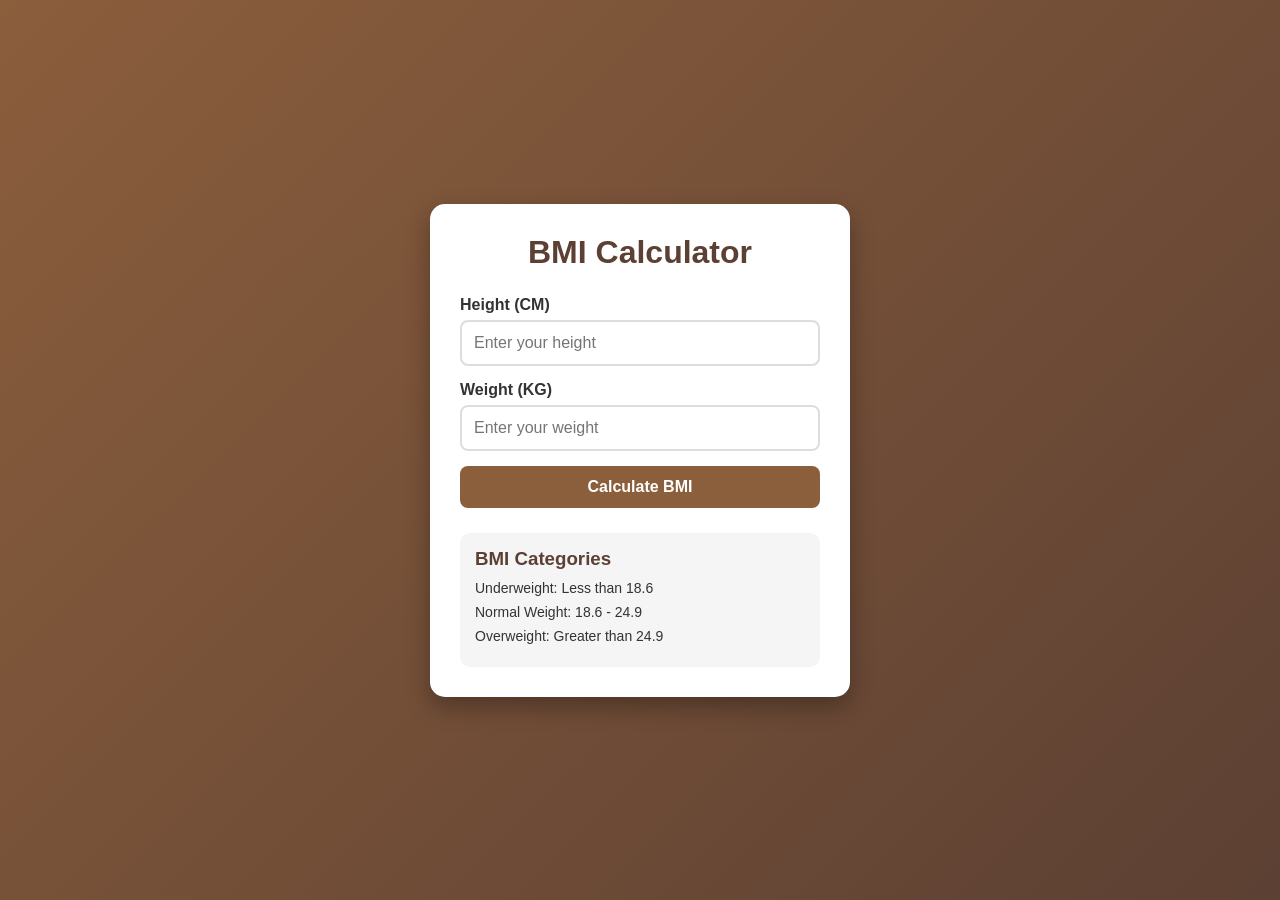
<file: DOM Projects/BMI Generator-02/index.html>
<!DOCTYPE html>
<html lang="en">
<head>
<meta charset="UTF-8">
<meta name="viewport" content="width=device-width, initial-scale=1.0">
<title>BMI Calculator</title>

<style>
*{
    margin: 0;
    padding: 0;
    box-sizing: border-box;
    font-family: Arial, Helvetica, sans-serif;
}

body{
    min-height: 100vh;
    display: flex;
    justify-content: center;
    align-items: center;
    background: linear-gradient(135deg, #8B5E3C, #5C4033);
}

.container{
    width: 100%;
    max-width: 420px;
    background: white;
    color: #333;
    padding: 30px;
    border-radius: 15px;
    box-shadow: 0 10px 25px rgba(0,0,0,0.3);
}

h1{
    text-align: center;
    margin-bottom: 25px;
    color: #5C4033;
}

.form-group{
    margin-bottom: 15px;
}

label{
    display: block;
    margin-bottom: 6px;
    font-weight: 600;
}

input{
    width: 100%;
    padding: 12px;
    border: 2px solid #ddd;
    border-radius: 8px;
    outline: none;
    font-size: 16px;
}

input:focus{
    border-color: #8B5E3C;
}

button{
    width: 100%;
    padding: 12px;
    border: none;
    border-radius: 8px;
    background: #8B5E3C;
    color: white;
    font-size: 16px;
    font-weight: bold;
    cursor: pointer;
    transition: 0.3s;
}

button:hover{
    background: #6d472d;
}

#result{
    margin-top: 20px;
    text-align: center;
    font-size: 20px;
    font-weight: bold;
    color: #5C4033;
}

.desc{
    margin-top: 25px;
    padding: 15px;
    background: #f5f5f5;
    border-radius: 10px;
}

.desc h3{
    margin-bottom: 10px;
    color: #5C4033;
}

.desc p{
    margin-bottom: 8px;
    font-size: 14px;
}

@media(max-width: 480px){
    .container{
        margin: 20px;
        padding: 20px;
    }
}
</style>
</head>
<body>

<div class="container">
    <h1>BMI Calculator</h1>

    <form>
        <div class="form-group">
            <label for="height">Height (CM)</label>
            <input type="number" id="height" placeholder="Enter your height">
        </div>

        <div class="form-group">
            <label for="weight">Weight (KG)</label>
            <input type="number" id="weight" placeholder="Enter your weight">
        </div>

        <button type="submit">Calculate BMI</button>
    </form>

    <div id="result"></div>

    <div class="desc">
        <h3>BMI Categories</h3>
        <p>Underweight: Less than 18.6</p>
        <p>Normal Weight: 18.6 - 24.9</p>
        <p>Overweight: Greater than 24.9</p>
    </div>
</div>

<script src="script.js"></script>


</body>
</html>
</file>
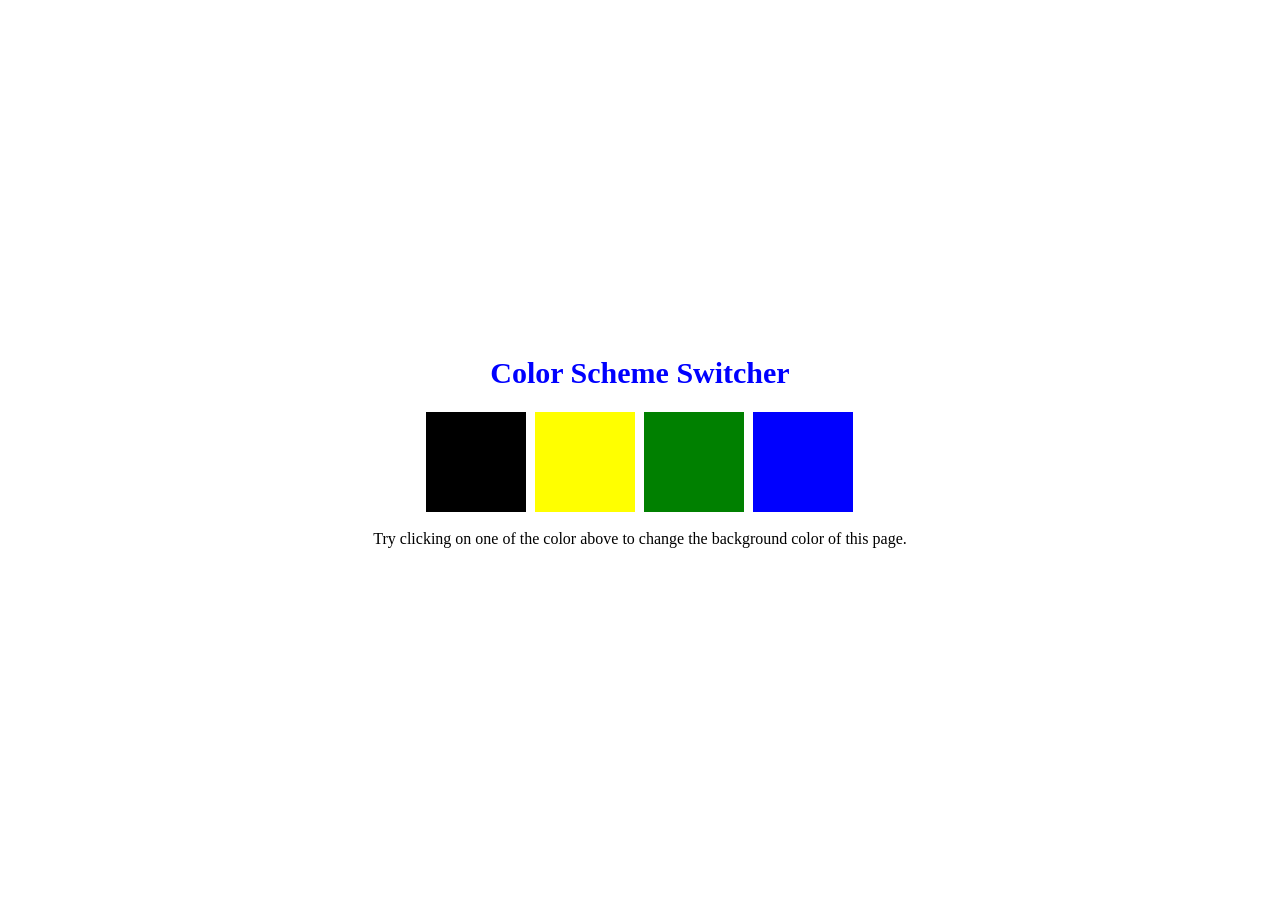
<file: DOM Projects/ColorChanger-01/index.html>
<!DOCTYPE html>
<html lang="en">
<head>
    <meta charset="UTF-8">
    <meta name="viewport" content="width=device-width, initial-scale=1.0">
    <title>Color Changer | 01</title>
    <style>

        body{
            margin: 0;
            height: 100vh;
            display: flex;
            justify-content: center;
            align-items: center;
        }

        .content{
            display: flex;
            justify-content: center;
            align-items: center;
            flex-direction: column;
        }

        .content h1{
            font-size: 30px;
            color: blue;
        }

        .content .boxes{
            display: flex;
            align-items: center;
            gap: 5px;
        }

        .boxes .box{
            border: 2px solid white;
        }

        .boxes .box1{
            background-color: black;
            width: 100px;
            height: 100px;
        }

                .boxes .box2{
            background-color: yellow;
            width: 100px;
            height: 100px;
        }

                .boxes .box3{
            background-color: green;
            width: 100px;
            height: 100px;
        }

                .boxes .box4{
            background-color: blue;
            width: 100px;
            height: 100px;
        }
    </style>
</head>
<body>

    <div class="content">
        <h1>Color Scheme Switcher</h1>
        <div class="boxes">
            <div class="box1 box" id="black"></div>
            <div class="box2 box" id="yellow"></div>
            <div class="box3 box" id="green"></div>
            <div class="box4 box" id="blue"></div>
        </div>
        <p>Try clicking on one of the color above to change the background color of this page.</p>
    </div>
    

    <script src="script.js"></script>
</body>
</html>
</file>
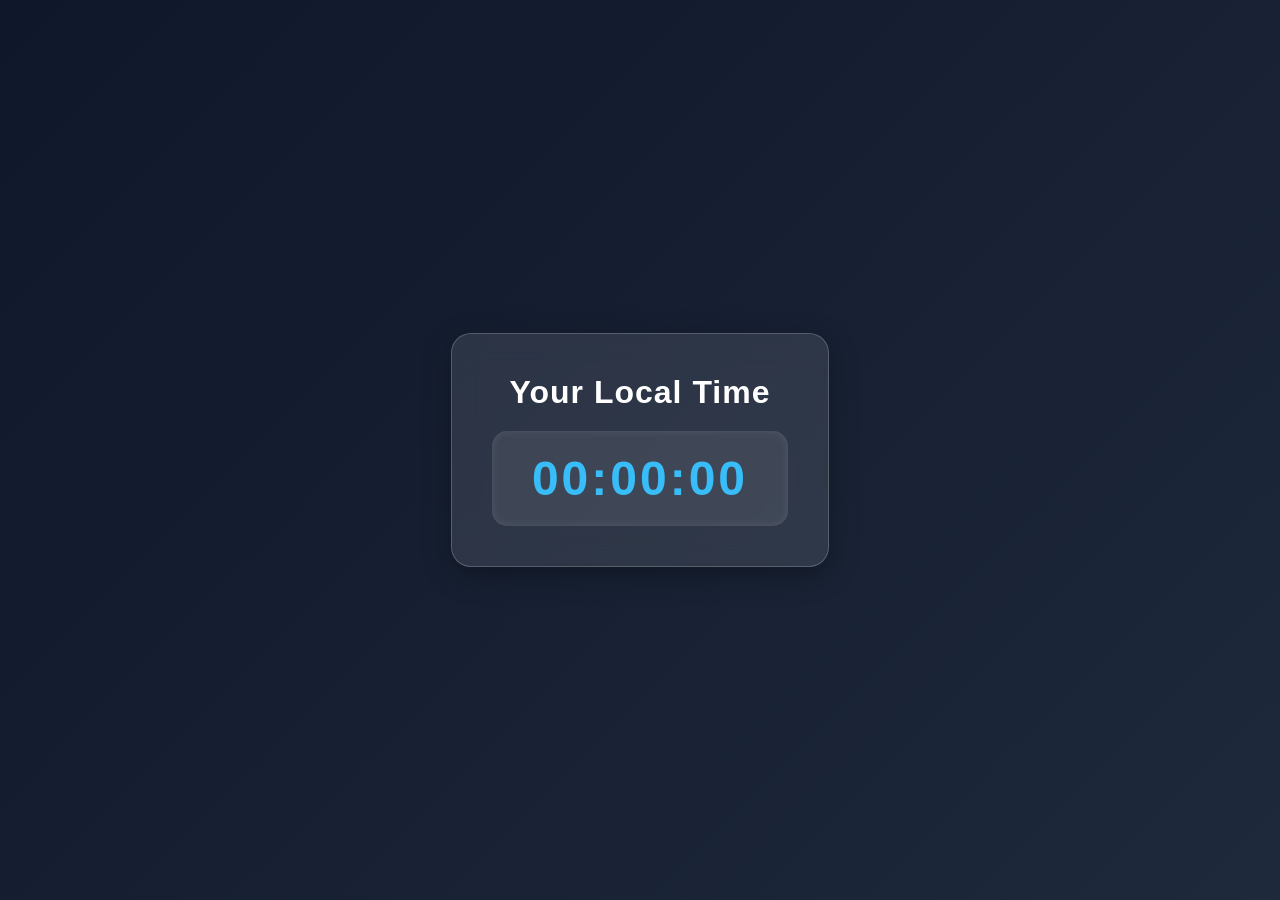
<file: DOM Projects/Digital-Clock-03/index.html>
<!DOCTYPE html>
<html lang="en">
<head>
    <meta charset="UTF-8">
    <meta name="viewport" content="width=device-width, initial-scale=1.0">
    <title>Digital Clock</title>

    <style>
        *{
            margin: 0;
            padding: 0;
            box-sizing: border-box;
            font-family: 'Segoe UI', sans-serif;
        }

        body{
            min-height: 100vh;
            display: flex;
            justify-content: center;
            align-items: center;
            background: linear-gradient(135deg, #0f172a, #1e293b);
        }

        .center{
            text-align: center;
            background: rgba(255,255,255,0.1);
            backdrop-filter: blur(15px);
            padding: 40px;
            border-radius: 20px;
            box-shadow: 0 8px 30px rgba(0,0,0,0.3);
            border: 1px solid rgba(255,255,255,0.2);
        }

        h1{
            color: #fff;
            margin-bottom: 20px;
            font-size: 2rem;
            letter-spacing: 1px;
        }

        #clock{
            font-size: 3rem;
            font-weight: bold;
            color: #38bdf8;
            background: rgba(255,255,255,0.08);
            padding: 20px 40px;
            border-radius: 15px;
            box-shadow: inset 0 0 10px rgba(255,255,255,0.1);
            letter-spacing: 3px;
        }

        @media (max-width: 500px){
            .center{
                width: 90%;
                padding: 25px;
            }

            h1{
                font-size: 1.5rem;
            }

            #clock{
                font-size: 2rem;
                padding: 15px 20px;
            }
        }
    </style>
</head>
<body>

    <div class="center">
        <h1>Your Local Time</h1>
        <div id="clock">00:00:00</div>
    </div>

    <script src="script.js"></script>
</body>
</html>
</file>
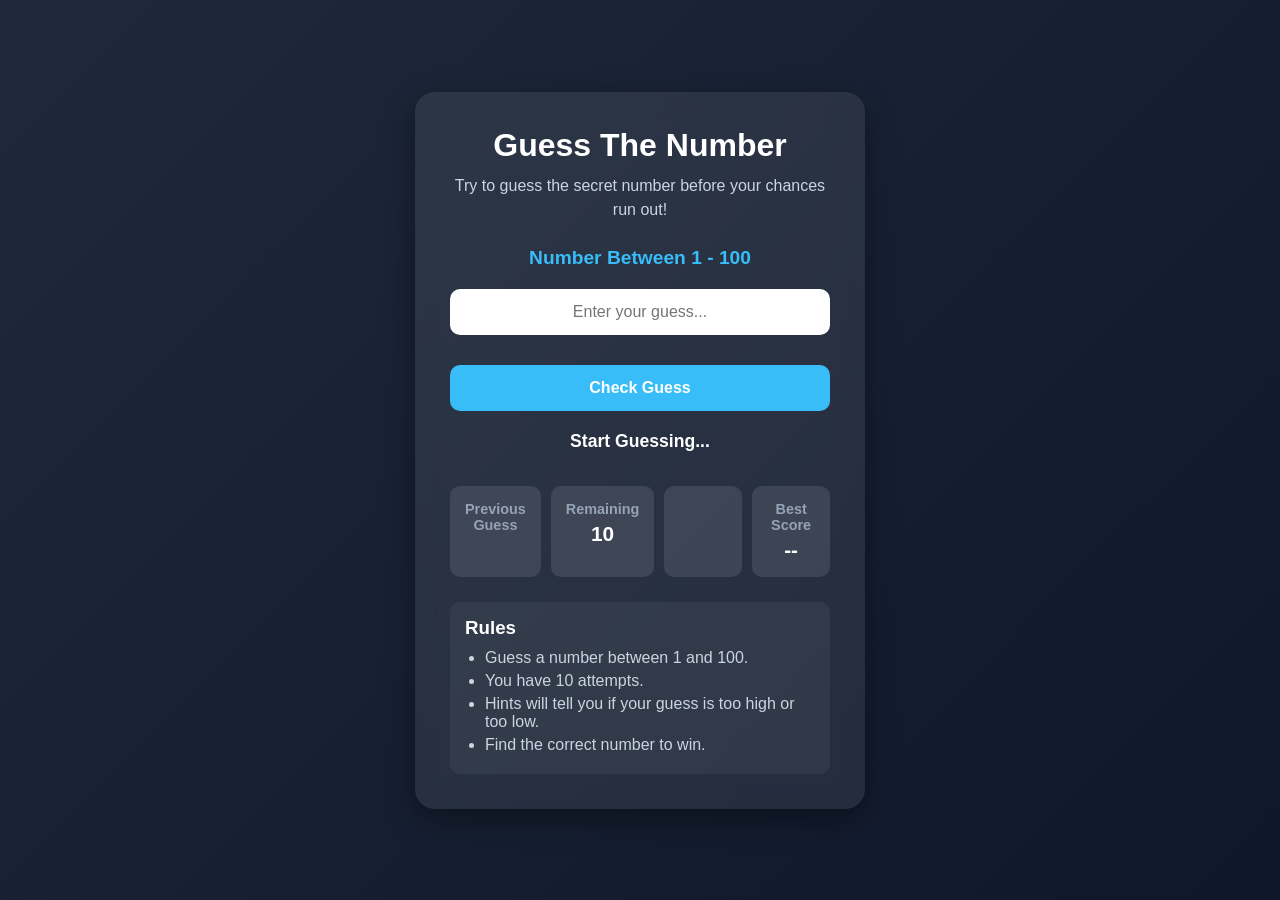
<file: DOM Projects/GuessNumber-04/index.html>
<!DOCTYPE html>
<html lang="en">

<head>
    <meta charset="UTF-8">
    <meta name="viewport" content="width=device-width, initial-scale=1.0">
    <title>Guess The Number</title>

    <style>
        * {
            margin: 0;
            padding: 0;
            box-sizing: border-box;
            font-family: "Poppins", sans-serif;
        }

        body {
            min-height: 100vh;
            display: flex;
            justify-content: center;
            align-items: center;
            background: linear-gradient(135deg, #1e293b, #0f172a);
        }

        .container {
            width: 90%;
            max-width: 450px;
            background: rgba(255, 255, 255, 0.08);
            backdrop-filter: blur(12px);
            padding: 35px;
            border-radius: 20px;
            text-align: center;
            color: white;
            box-shadow: 0 10px 30px rgba(0, 0, 0, 0.4);
        }

        h1 {
            font-size: 2rem;
            margin-bottom: 10px;
        }

        .description {
            color: #cbd5e1;
            margin-bottom: 25px;
            line-height: 1.5;
        }

        .number-range {
            font-size: 1.2rem;
            font-weight: bold;
            color: #38bdf8;
            margin-bottom: 20px;
        }

        input {
            width: 100%;
            padding: 14px;
            border: none;
            outline: none;
            border-radius: 10px;
            font-size: 1rem;
            text-align: center;
            margin-bottom: 15px;
        }

        button {
            width: 100%;
            padding: 14px;
            border: none;
            border-radius: 10px;
            background: #38bdf8;
            color: white;
            font-size: 1rem;
            font-weight: bold;
            cursor: pointer;
            transition: 0.3s;
        }

        button:hover {
            background: #0ea5e9;
        }

        .result {
            margin-top: 20px;
            font-size: 1.1rem;
            font-weight: bold;
            min-height: 30px;
        }

        .stats {
            display: flex;
            justify-content: space-between;
            margin-top: 25px;
            gap: 10px;
        }

        .card {
            flex: 1;
            background: rgba(255, 255, 255, 0.1);
            padding: 15px;
            border-radius: 10px;
        }

        .card h3 {
            font-size: 0.9rem;
            color: #94a3b8;
        }

        .card p {
            margin-top: 5px;
            font-size: 1.3rem;
            font-weight: bold;
        }

        .instructions {
            margin-top: 25px;
            text-align: left;
            background: rgba(255, 255, 255, 0.05);
            padding: 15px;
            border-radius: 10px;
        }

        .instructions h3 {
            margin-bottom: 10px;
        }

        .instructions li {
            margin-left: 20px;
            margin-bottom: 5px;
            color: #cbd5e1;
        }

        form {
            display: flex;
            flex-direction: column;
            gap: 15px;
        }

        @media(max-width:500px) {
            .stats {
                flex-direction: column;
            }
        }
    </style>
</head>

<body>

    <div class="container">

        <h1>Guess The Number</h1>

        <p class="description">
            Try to guess the secret number before your chances run out!
        </p>

        <div class="number-range">
            Number Between 1 - 100
        </div>

        <form id="guessForm">

            <input type="text" placeholder="Enter your guess..." 
            min="1" max="100" class="userInput"  required>

            <button type="submit" class="submit">Check Guess</button>

        </form>

        <div class="result">
            Start Guessing...
        </div>

        <div class="stats">

            <div class="card">
                <h3>Previous Guess</h3>
                <p class="attempt"></p>
            </div>

            <div class="card">
                <h3>Remaining</h3>
                <p class="remaining">10</p>
            </div>

            <div class="card">
                <p class="lowOrHigh"></p>
            </div>

            <div class="card">
                <h3>Best Score</h3>
                <p>--</p>
            </div>

        </div>

        <div class="instructions">
            <h3>Rules</h3>
            <ul>
                <li>Guess a number between 1 and 100.</li>
                <li>You have 10 attempts.</li>
                <li>Hints will tell you if your guess is too high or too low.</li>
                <li>Find the correct number to win.</li>
            </ul>
        </div>

    </div>

    <script src="script.js"></script>
</body>

</html>
</file>
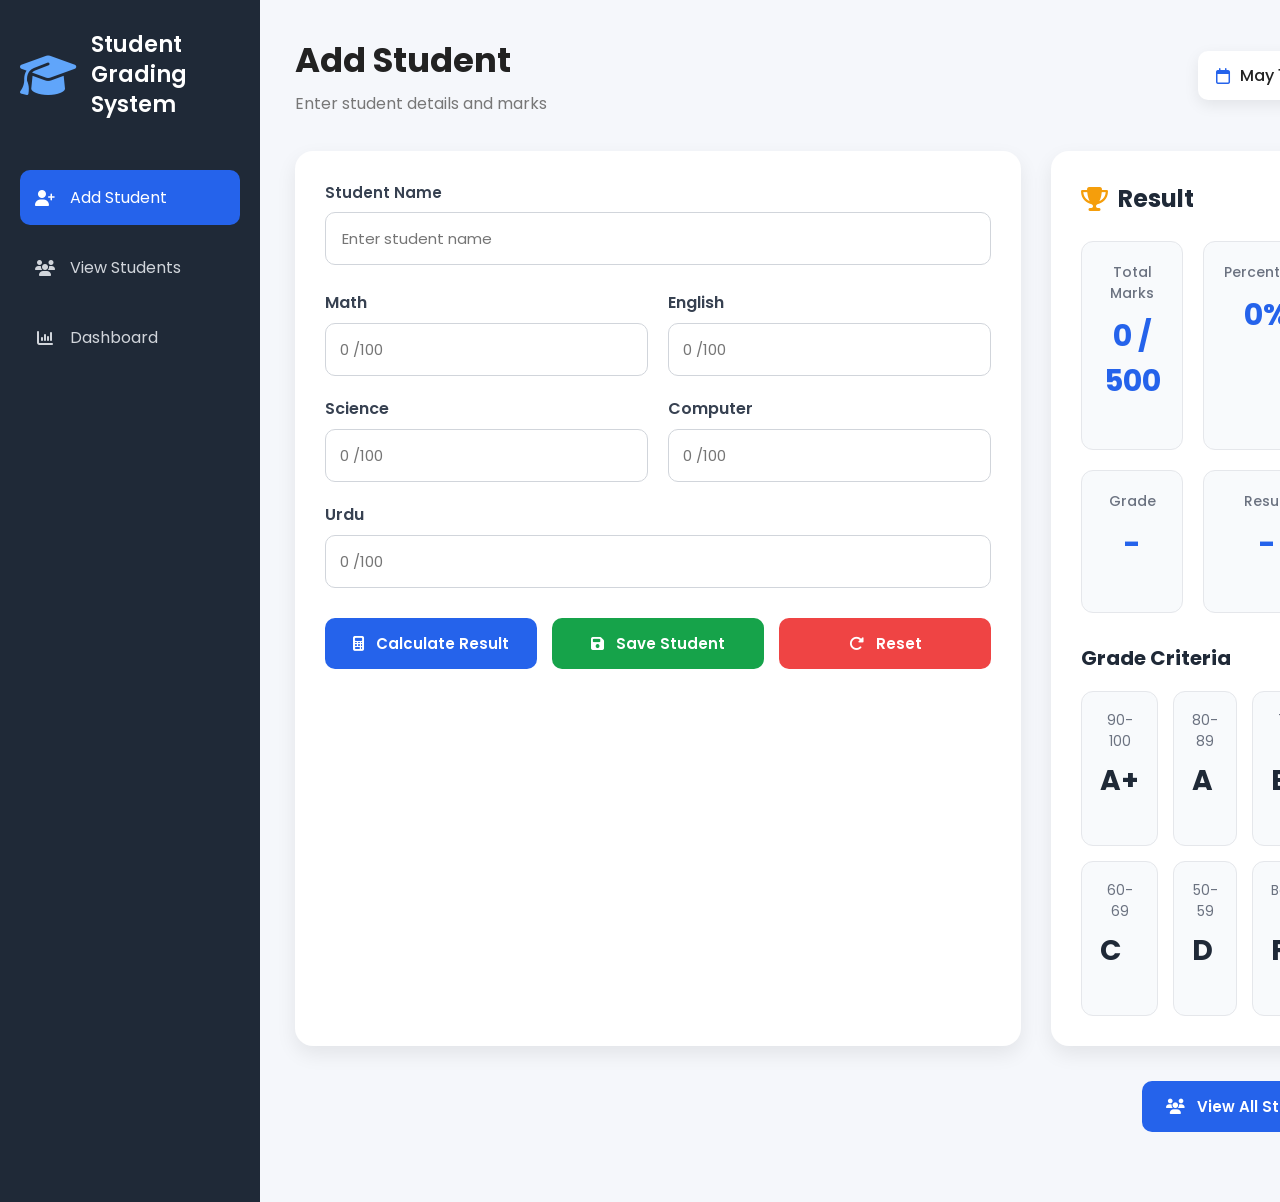
<file: Function Projects/Student Grade Calculator - 01/index.html>
<!DOCTYPE html>
<html lang="en">
<head>
    <meta charset="UTF-8">
    <meta name="viewport" content="width=device-width, initial-scale=1.0">
    <title>Student Grading System</title>

    <!-- Font Awesome -->
    <link rel="stylesheet"
    href="https://cdnjs.cloudflare.com/ajax/libs/font-awesome/6.5.2/css/all.min.css">

    <link rel="stylesheet" href="style.css">
</head>
<body>

<div class="container">

    <!-- ================= Sidebar ================= -->

    <aside class="sidebar">

        <div class="logo">
            <i class="fa-solid fa-graduation-cap"></i>
            <div>
                <h2>Student Grading</h2>
                <h2>System</h2>
            </div>
        </div>

        <nav>

            <a href="#" class="active">
                <i class="fa-solid fa-user-plus"></i>
                <span>Add Student</span>
            </a>

            <a href="view-students.html">
                <i class="fa-solid fa-users"></i>
                <span>View Students</span>
            </a>

            <a href="#">
                <i class="fa-solid fa-chart-column"></i>
                <span>Dashboard</span>
            </a>

        </nav>

    </aside>



    <!-- ================= Main ================= -->

    <main class="main">

        <!-- Header -->

        <div class="header">

            <div>
                <h1>Add Student</h1>
                <p>Enter student details and marks</p>
            </div>

            <div class="date">
                <i class="fa-regular fa-calendar"></i>
                <span>May 15, 2024</span>
            </div>

        </div>



        <!-- Form + Result -->

        <section class="top-section">

            <!-- Form -->

            <div class="student-form">

                <div class="input-group">

                    <label>Student Name</label>

                    <input
                    type="text"
                    placeholder="Enter student name">

                </div>


                <div class="marks">

                    <div class="subject">
                        <label>Math</label>
                        <input type="number" placeholder="0 /100">
                    </div>

                    <div class="subject">
                        <label>English</label>
                        <input type="number" placeholder="0 /100">
                    </div>

                    <div class="subject">
                        <label>Science</label>
                        <input type="number" placeholder="0 /100">
                    </div>

                    <div class="subject">
                        <label>Computer</label>
                        <input type="number" placeholder="0 /100">
                    </div>

                    <div class="subject">
                        <label>Urdu</label>
                        <input type="number" placeholder="0 /100">
                    </div>

                </div>



                <div class="buttons">

                    <button>
                        <i class="fa-solid fa-calculator"></i>
                        Calculate Result
                    </button>

                    <button>
                        <i class="fa-solid fa-floppy-disk"></i>
                        Save Student
                    </button>

                    <button>
                        <i class="fa-solid fa-rotate-right"></i>
                        Reset
                    </button>

                </div>

            </div>



            <!-- Result -->

            <div class="result-section">

                <h2>
                    <i class="fa-solid fa-trophy"></i>
                    Result
                </h2>

                <div class="result-cards">

                    <div class="card">
                        <h4>Total Marks</h4>
                        <h2>0 / 500</h2>
                    </div>

                    <div class="card">
                        <h4>Percentage</h4>
                        <h2>0%</h2>
                    </div>

                    <div class="card">
                        <h4>Grade</h4>
                        <h2>-</h2>
                    </div>

                    <div class="card">
                        <h4>Result</h4>
                        <h2>-</h2>
                    </div>

                </div>



                <h3>Grade Criteria</h3>

                <div class="grade-boxes">

                    <div class="grade">
                        <p>90-100</p>
                        <h2>A+</h2>
                    </div>

                    <div class="grade">
                        <p>80-89</p>
                        <h2>A</h2>
                    </div>

                    <div class="grade">
                        <p>70-79</p>
                        <h2>B</h2>
                    </div>

                    <div class="grade">
                        <p>60-69</p>
                        <h2>C</h2>
                    </div>

                    <div class="grade">
                        <p>50-59</p>
                        <h2>D</h2>
                    </div>

                    <div class="grade">
                        <p>Below 50</p>
                        <h2>F</h2>
                    </div>

                </div>

            </div>

        </section>



        <div class="view-btn">

            <button>
                <i class="fa-solid fa-users"></i>
                View All Students
            </button>

        </div>



        <!-- ================= Student Table ================= -->

       

    </main>

</div>

<script src="script.js"></script>
</body>
</html>
</file>
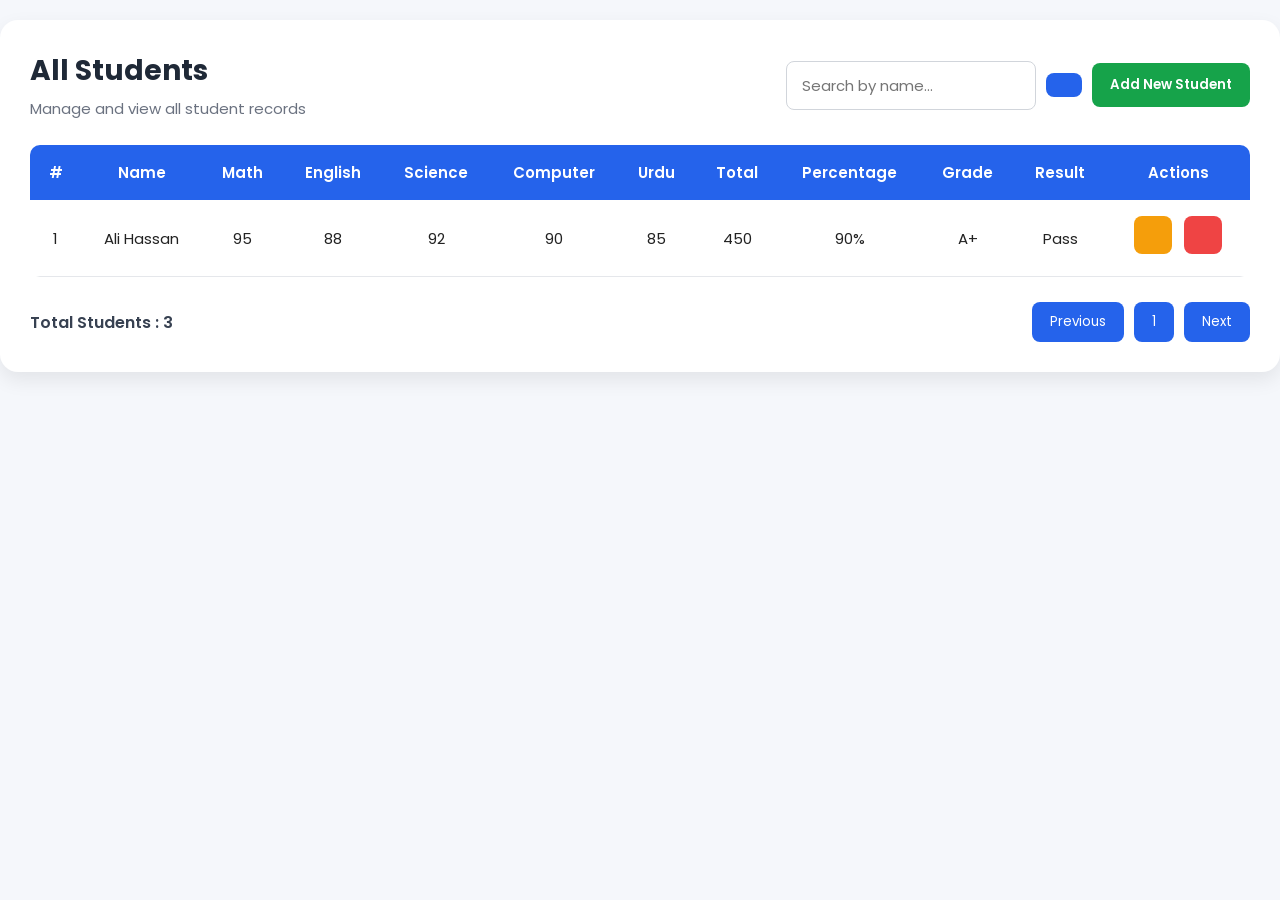
<file: Function Projects/Student Grade Calculator - 01/view-students.html>
<!DOCTYPE html>
<html lang="en">
<head>
    <meta charset="UTF-8">
    <meta name="viewport" content="width=device-width, initial-scale=1.0">
    <title>Document</title>

    <link rel="stylesheet" href="style.css">
</head>
<body>
    
     <section class="students">

            <div class="table-header">

                <div>

                    <h1>All Students</h1>

                    <p>Manage and view all student records</p>

                </div>

                <div class="search">

                    <input
                    type="text"
                    placeholder="Search by name...">

                    <button>
                        <i class="fa-solid fa-magnifying-glass"></i>
                    </button>

                    <button>
                        <i class="fa-solid fa-plus"></i>
                        Add New Student
                    </button>

                </div>

            </div>



            <table>

                <thead>

                    <tr>

                        <th>#</th>

                        <th>Name</th>

                        <th>Math</th>

                        <th>English</th>

                        <th>Science</th>

                        <th>Computer</th>

                        <th>Urdu</th>

                        <th>Total</th>

                        <th>Percentage</th>

                        <th>Grade</th>

                        <th>Result</th>

                        <th>Actions</th>

                    </tr>

                </thead>



                <tbody>

                    <tr>

                        <td>1</td>

                        <td>Ali Hassan</td>

                        <td>95</td>

                        <td>88</td>

                        <td>92</td>

                        <td>90</td>

                        <td>85</td>

                        <td>450</td>

                        <td>90%</td>

                        <td>A+</td>

                        <td>Pass</td>

                        <td>

                            <button>
                                <i class="fa-solid fa-pen"></i>
                            </button>

                            <button>
                                <i class="fa-solid fa-trash"></i>
                            </button>

                        </td>

                    </tr>

                </tbody>

            </table>



            <div class="table-footer">

                <p>Total Students : 3</p>

                <div class="pagination">

                    <button>Previous</button>

                    <button>1</button>

                    <button>Next</button>

                </div>

            </div>

        </section>
<script src="script.js"></script>

</body>
</html>
</file>
<file: Function Projects/Student Grade Calculator - 01/style.css>
/* ===========================
   Google Font
=========================== */

@import url('https://fonts.googleapis.com/css2?family=Poppins:wght@300;400;500;600;700;800&display=swap');

/* ===========================
   Reset
=========================== */

*{
    margin:0;
    padding:0;
    box-sizing:border-box;
    font-family:'Poppins',sans-serif;
}

body{
    background:#f5f7fb;
    color:#222;
}

/* ===========================
   Layout
=========================== */

.container{
    display:grid;
    grid-template-columns:260px 1fr;
    min-height:100vh;
}

/* ===========================
   Sidebar
=========================== */

.sidebar{
    background:#1f2937;
    color:#fff;
    padding:30px 20px;
}

.logo{
    display:flex;
    align-items:center;
    gap:15px;
    margin-bottom:50px;
}

.logo i{
    font-size:45px;
    color:#60a5fa;
}

.logo h2{
    font-size:22px;
    font-weight:600;
    line-height:30px;
}

.sidebar nav{
    display:flex;
    flex-direction:column;
    gap:15px;
}

.sidebar nav a{
    text-decoration:none;
    color:#d1d5db;
    display:flex;
    align-items:center;
    gap:15px;
    padding:15px;
    border-radius:10px;
    transition:.3s;
    font-size:16px;
}

.sidebar nav a:hover{
    background:#374151;
    color:#fff;
}

.sidebar nav .active{
    background:#2563eb;
    color:#fff;
}

.sidebar nav i{
    width:20px;
    text-align:center;
}

/* ===========================
   Main
=========================== */

.main{
    padding:35px;
}

/* ===========================
   Header
=========================== */

.header{
    display:flex;
    justify-content:space-between;
    align-items:center;
    margin-bottom:35px;
}

.header h1{
    font-size:34px;
    font-weight:700;
}

.header p{
    color:#777;
    margin-top:5px;
}

.date{
    background:#fff;
    padding:12px 18px;
    border-radius:10px;
    box-shadow:0 5px 15px rgba(0,0,0,.08);
    display:flex;
    align-items:center;
    gap:10px;
    font-weight:500;
}

.date i{
    color:#2563eb;
}

/* ===========================
   Top Section
=========================== */

.top-section{
    display:grid;
    grid-template-columns:1.3fr .8fr;
    gap:30px;
}

/* ===========================
   Cards Common
=========================== */

.student-form,
.result-section,
.students{
    background:#fff;
    border-radius:18px;
    padding:30px;
    box-shadow:0 8px 20px rgba(0,0,0,.08);
}

/* ===========================
   Student Form
=========================== */

.student-form h2{
    font-size:24px;
    margin-bottom:25px;
    color:#1f2937;
}

.input-group{
    display:flex;
    flex-direction:column;
    margin-bottom:25px;
}

.input-group label{
    font-size:15px;
    font-weight:600;
    margin-bottom:8px;
    color:#374151;
}

.input-group input{
    width:100%;
    padding:14px 16px;
    border:1px solid #d1d5db;
    border-radius:10px;
    outline:none;
    font-size:15px;
    transition:.3s;
}

.input-group input:focus{
    border-color:#2563eb;
    box-shadow:0 0 0 3px rgba(37,99,235,.15);
}

/* ===========================
   Subjects Grid
=========================== */

.marks{
    display:grid;
    grid-template-columns:repeat(2,1fr);
    gap:20px;
    margin-bottom:30px;
}

.subject{
    display:flex;
    flex-direction:column;
}

.subject label{
    margin-bottom:8px;
    font-weight:600;
    color:#374151;
}

.subject input{
    padding:14px;
    border:1px solid #d1d5db;
    border-radius:10px;
    outline:none;
    font-size:15px;
    transition:.3s;
}

.subject input:focus{
    border-color:#2563eb;
    box-shadow:0 0 0 3px rgba(37,99,235,.15);
}

/* Urdu Input Full Width */

.subject:last-child{
    grid-column:1 / 3;
}

/* ===========================
   Buttons
=========================== */

.buttons{
    display:flex;
    gap:15px;
    flex-wrap:wrap;
}

.buttons button{
    flex:1;
    min-width:170px;
    padding:14px;
    border:none;
    border-radius:10px;
    cursor:pointer;
    font-size:15px;
    font-weight:600;
    transition:.3s;
}

.buttons button i{
    margin-right:8px;
}

/* Calculate */

.buttons button:nth-child(1){
    background:#2563eb;
    color:#fff;
}

.buttons button:nth-child(1):hover{
    background:#1d4ed8;
}

/* Save */

.buttons button:nth-child(2){
    background:#16a34a;
    color:#fff;
}

.buttons button:nth-child(2):hover{
    background:#15803d;
}

/* Reset */

.buttons button:nth-child(3){
    background:#ef4444;
    color:#fff;
}

.buttons button:nth-child(3):hover{
    background:#dc2626;
}

/* ===========================
   Result Section
=========================== */

.result-section h2{
    display:flex;
    align-items:center;
    gap:10px;
    font-size:24px;
    margin-bottom:25px;
    color:#1f2937;
}

.result-section h2 i{
    color:#f59e0b;
}

.result-cards{
    display:grid;
    grid-template-columns:repeat(2,1fr);
    gap:20px;
    margin-bottom:30px;
}

.card{
    background:#f8fafc;
    border:1px solid #e5e7eb;
    border-radius:12px;
    padding:20px;
    text-align:center;
    transition:.3s;
}

.card:hover{
    transform:translateY(-5px);
    box-shadow:0 10px 20px rgba(0,0,0,.08);
}

.card h4{
    color:#6b7280;
    font-size:14px;
    margin-bottom:10px;
    font-weight:500;
}

.card h2{
    font-size:30px;
    font-weight:700;
    color:#2563eb;
    justify-content:center;
}

/* ===========================
   Grade Criteria
=========================== */

.result-section h3{
    margin-bottom:18px;
    font-size:20px;
    color:#1f2937;
}

.grade-boxes{
    display:grid;
    grid-template-columns:repeat(3,1fr);
    gap:15px;
}

.grade{
    background:#f8fafc;
    border:1px solid #e5e7eb;
    border-radius:12px;
    padding:18px;
    text-align:center;
    transition:.3s;
}

.grade:hover{
    background:#2563eb;
    color:#fff;
    transform:translateY(-4px);
}

.grade p{
    font-size:14px;
    color:#6b7280;
    margin-bottom:8px;
}

.grade:hover p{
    color:#fff;
}

.grade h2{
    font-size:28px;
    font-weight:700;
}

/* ===========================
   View Students Button
=========================== */

.view-btn{
    margin:35px 0;
    display:flex;
    justify-content:flex-end;
}

.view-btn button{
    background:#2563eb;
    color:#fff;
    border:none;
    padding:14px 24px;
    border-radius:10px;
    cursor:pointer;
    font-size:15px;
    font-weight:600;
    transition:.3s;
}

.view-btn button:hover{
    background:#1d4ed8;
    transform:translateY(-2px);
}

.view-btn button i{
    margin-right:8px;
}

/*====================================
        STUDENT TABLE
=====================================*/

.students{
    margin-top:20px;
}

/* Header */

.table-header{
    display:flex;
    justify-content:space-between;
    align-items:center;
    margin-bottom:25px;
    flex-wrap:wrap;
    gap:20px;
}

.table-header h1{
    font-size:28px;
    color:#1f2937;
    margin-bottom:5px;
}

.table-header p{
    color:#6b7280;
    font-size:15px;
}

/* Search */

.search{
    display:flex;
    align-items:center;
    gap:10px;
    flex-wrap:wrap;
}

.search input{
    width:250px;
    padding:12px 15px;
    border:1px solid #d1d5db;
    border-radius:8px;
    outline:none;
    font-size:15px;
    transition:.3s;
}

.search input:focus{
    border-color:#2563eb;
    box-shadow:0 0 0 3px rgba(37,99,235,.15);
}

.search button{
    padding:12px 18px;
    border:none;
    border-radius:8px;
    cursor:pointer;
    font-weight:600;
    transition:.3s;
}

/* Search Button */

.search button:first-of-type{
    background:#2563eb;
    color:#fff;
}

.search button:first-of-type:hover{
    background:#1d4ed8;
}

/* Add Student Button */

.search button:last-of-type{
    background:#16a34a;
    color:#fff;
}

.search button:last-of-type:hover{
    background:#15803d;
}

/*====================================
            TABLE
=====================================*/

table{
    width:100%;
    border-collapse:collapse;
    overflow:hidden;
    border-radius:10px;
}

thead{
    background:#2563eb;
    color:#fff;
}

thead th{
    padding:16px;
    font-size:15px;
    font-weight:600;
    text-align:center;
}

tbody tr{
    border-bottom:1px solid #e5e7eb;
    transition:.3s;
}

tbody tr:nth-child(even){
    background:#f9fafb;
}

tbody tr:hover{
    background:#eef4ff;
}

tbody td{
    text-align:center;
    padding:16px;
    font-size:15px;
}

/*====================================
        ACTION BUTTONS
=====================================*/

tbody button{
    border:none;
    width:38px;
    height:38px;
    border-radius:8px;
    cursor:pointer;
    margin:0 4px;
    transition:.3s;
}

/* Edit */

tbody button:first-child{
    background:#f59e0b;
    color:#fff;
}

tbody button:first-child:hover{
    background:#d97706;
}

/* Delete */

tbody button:last-child{
    background:#ef4444;
    color:#fff;
}

tbody button:last-child:hover{
    background:#dc2626;
}

/*====================================
        TABLE FOOTER
=====================================*/

.table-footer{
    display:flex;
    justify-content:space-between;
    align-items:center;
    margin-top:25px;
    flex-wrap:wrap;
    gap:20px;
}

.table-footer p{
    font-weight:600;
    color:#374151;
}

/* Pagination */

.pagination{
    display:flex;
    gap:10px;
}

.pagination button{
    padding:10px 18px;
    border:none;
    border-radius:8px;
    background:#2563eb;
    color:#fff;
    cursor:pointer;
    transition:.3s;
}

.pagination button:hover{
    background:#1d4ed8;
}
</file>
